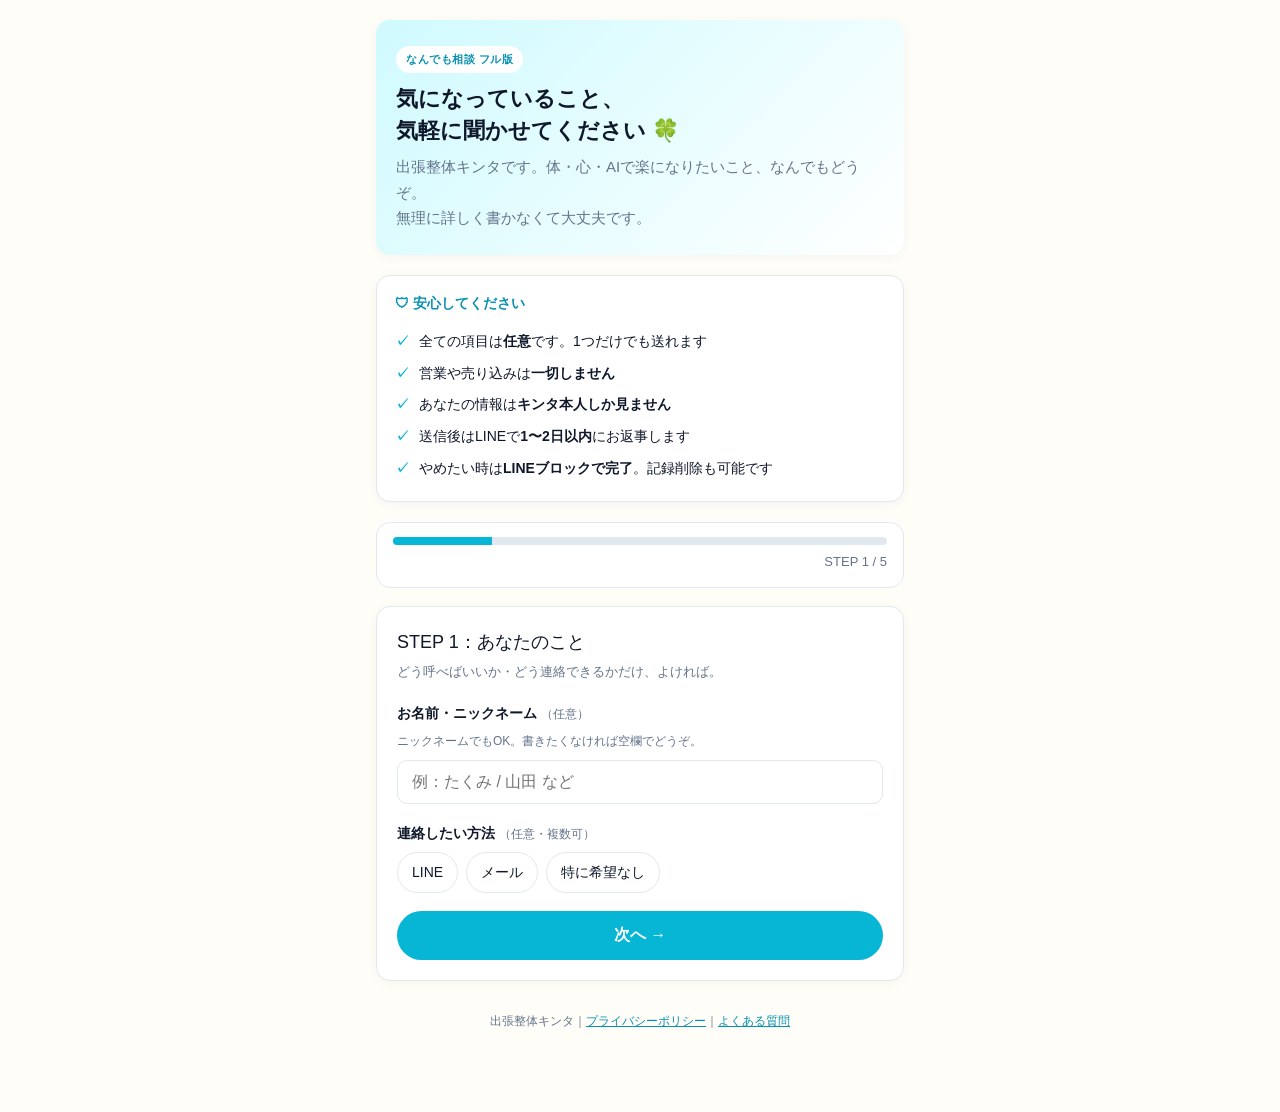
<file: index.html>
<!DOCTYPE html>
<html lang="ja">
<head>
<meta charset="UTF-8">
<meta name="viewport" content="width=device-width, initial-scale=1.0">
<meta name="robots" content="noindex,nofollow">
<meta http-equiv="refresh" content="0; url=./form_full.html">
<link rel="canonical" href="./form_full.html">
<title>出張整体キンタ 顧客受付フォーム</title>
<script>location.replace("./form_full.html");</script>
</head>
<body>
<p>フォームへ移動します。自動で切り替わらない場合は <a href="./form_full.html">こちらをタップ</a> してください。</p>
</body>
</html>
</file>
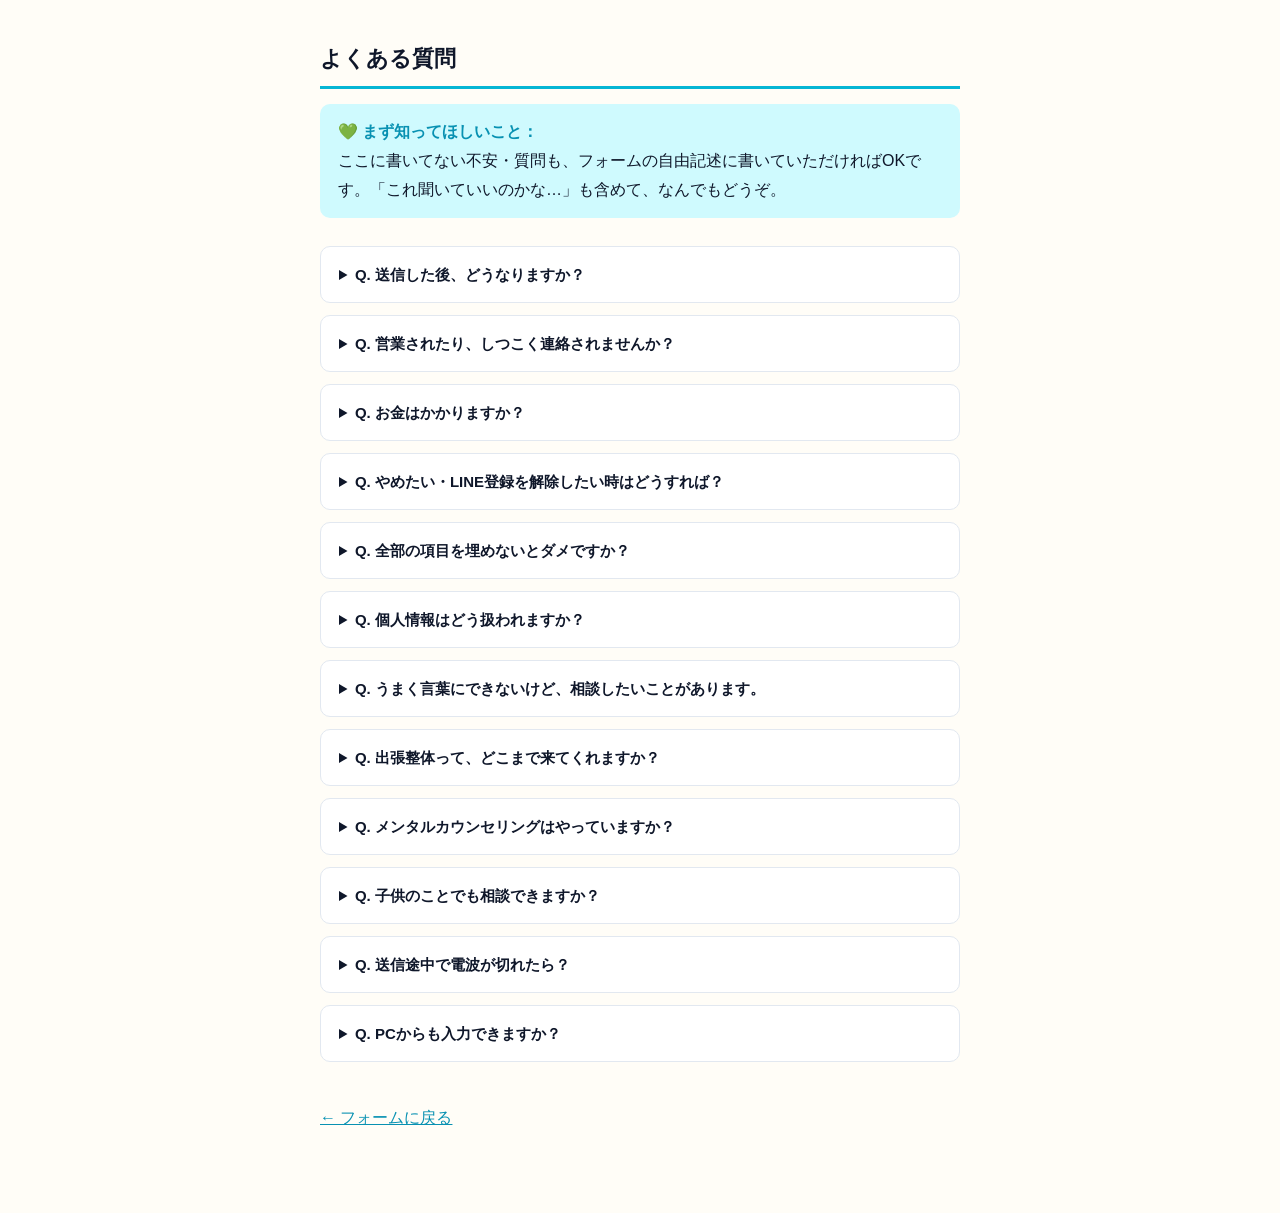
<file: faq.html>
<!DOCTYPE html>
<html lang="ja">
<head>
<meta charset="UTF-8">
<meta name="viewport" content="width=device-width, initial-scale=1.0">
<meta name="robots" content="noindex,nofollow">
<title>よくある質問｜出張整体キンタ</title>
<style>
  body { font-family: -apple-system, BlinkMacSystemFont, "Hiragino Sans", sans-serif; background: #fffdf7; color: #0f172a; line-height: 1.8; margin: 0; }
  .wrap { max-width: 640px; margin: 0 auto; padding: 24px 20px 80px; }
  h1 { font-size: 22px; border-bottom: 3px solid #06b6d4; padding-bottom: 8px; }
  details { background: #fff; border: 1px solid #e2e8f0; border-radius: 10px; padding: 14px 18px; margin-bottom: 12px; }
  details summary { font-weight: 600; cursor: pointer; font-size: 15px; }
  details[open] summary { color: #0891b2; }
  details p { font-size: 14px; color: #475569; margin: 10px 0 0; }
  .back { display: inline-block; color: #0891b2; margin-top: 30px; }
  .reassure { background: #cffafe; padding: 14px 18px; border-radius: 10px; margin: 14px 0 28px; }
  .reassure strong { color: #0891b2; }
</style>
</head>
<body>
<div class="wrap">

<h1>よくある質問</h1>

<div class="reassure">
💚 <strong>まず知ってほしいこと：</strong><br>
ここに書いてない不安・質問も、フォームの自由記述に書いていただければOKです。「これ聞いていいのかな…」も含めて、なんでもどうぞ。
</div>

<details>
<summary>Q. 送信した後、どうなりますか？</summary>
<p>キンタが内容を確認します。LINE登録いただいていれば、1〜2日以内にLINEで「内容拝見しました」のメッセージをお送りします。急ぐ必要は全くありません。</p>
</details>

<details>
<summary>Q. 営業されたり、しつこく連絡されませんか？</summary>
<p>営業・売り込みは<strong>一切しません</strong>。お返事は基本1回だけです。続きはあなたから声をかけていただいたら、その時にだけ対応します。「やり取りしたい時にできる」関係を目指しています。</p>
</details>

<details>
<summary>Q. お金はかかりますか？</summary>
<p>このフォーム・ご相談・LINE登録は<strong>完全無料</strong>です。料金が発生するのは、実際に施術をご依頼いただいた時のみ。料金は事前にお伝えします。</p>
</details>

<details>
<summary>Q. やめたい・LINE登録を解除したい時はどうすれば？</summary>
<p>LINEで<strong>ブロック</strong>していただければ完了です。理由を聞かれることもありません。「送信した記録も完全に削除してほしい」というご要望もLINEでお伝えいただければ3営業日以内に対応します。</p>
</details>

<details>
<summary>Q. 全部の項目を埋めないとダメですか？</summary>
<p>いいえ、<strong>全て任意</strong>です。「お名前だけ」「ひとことだけ」でも全然OK。1つも書かずに送信ボタンを押しても、登録は受け付けます。</p>
</details>

<details>
<summary>Q. 個人情報はどう扱われますか？</summary>
<p>キンタ本人のみが閲覧します。第三者への提供・公開はしません。詳細は<a href="privacy.html">プライバシーポリシー</a>をご覧ください。</p>
</details>

<details>
<summary>Q. うまく言葉にできないけど、相談したいことがあります。</summary>
<p>大丈夫です。「うまく言えないけど○○な感じ」「モヤモヤしてる」だけでも送ってください。整理を一緒にしていけたら嬉しいです。</p>
</details>

<details>
<summary>Q. 出張整体って、どこまで来てくれますか？</summary>
<p>沖縄県内が基本ですが、エリア外の方もご相談ください。エリア外でも、オンラインで相談だけお受けすることも可能です。</p>
</details>

<details>
<summary>Q. メンタルカウンセリングはやっていますか？</summary>
<p>現在準備中です。今は「身体のことを通して心も軽くなる」スタイルでご相談を受けています。「心のこと」も気軽にチェックして送信してください。</p>
</details>

<details>
<summary>Q. 子供のことでも相談できますか？</summary>
<p>はい。キンタは2児の父なので、お子さま関連のご相談も多いです。姿勢・体の発達・親子の関わりなど、なんでも。</p>
</details>

<details>
<summary>Q. 送信途中で電波が切れたら？</summary>
<p>入力途中の内容は<strong>自動保存</strong>されています。同じスマホ・PCで同じURLを再度開けば、続きから入力できます（最大7日間）。</p>
</details>

<details>
<summary>Q. PCからも入力できますか？</summary>
<p>はい、スマホ・タブレット・PCいずれも対応しています。</p>
</details>

<a href="form.html" class="back">← フォームに戻る</a>

</div>
</body>
</html>
</file>
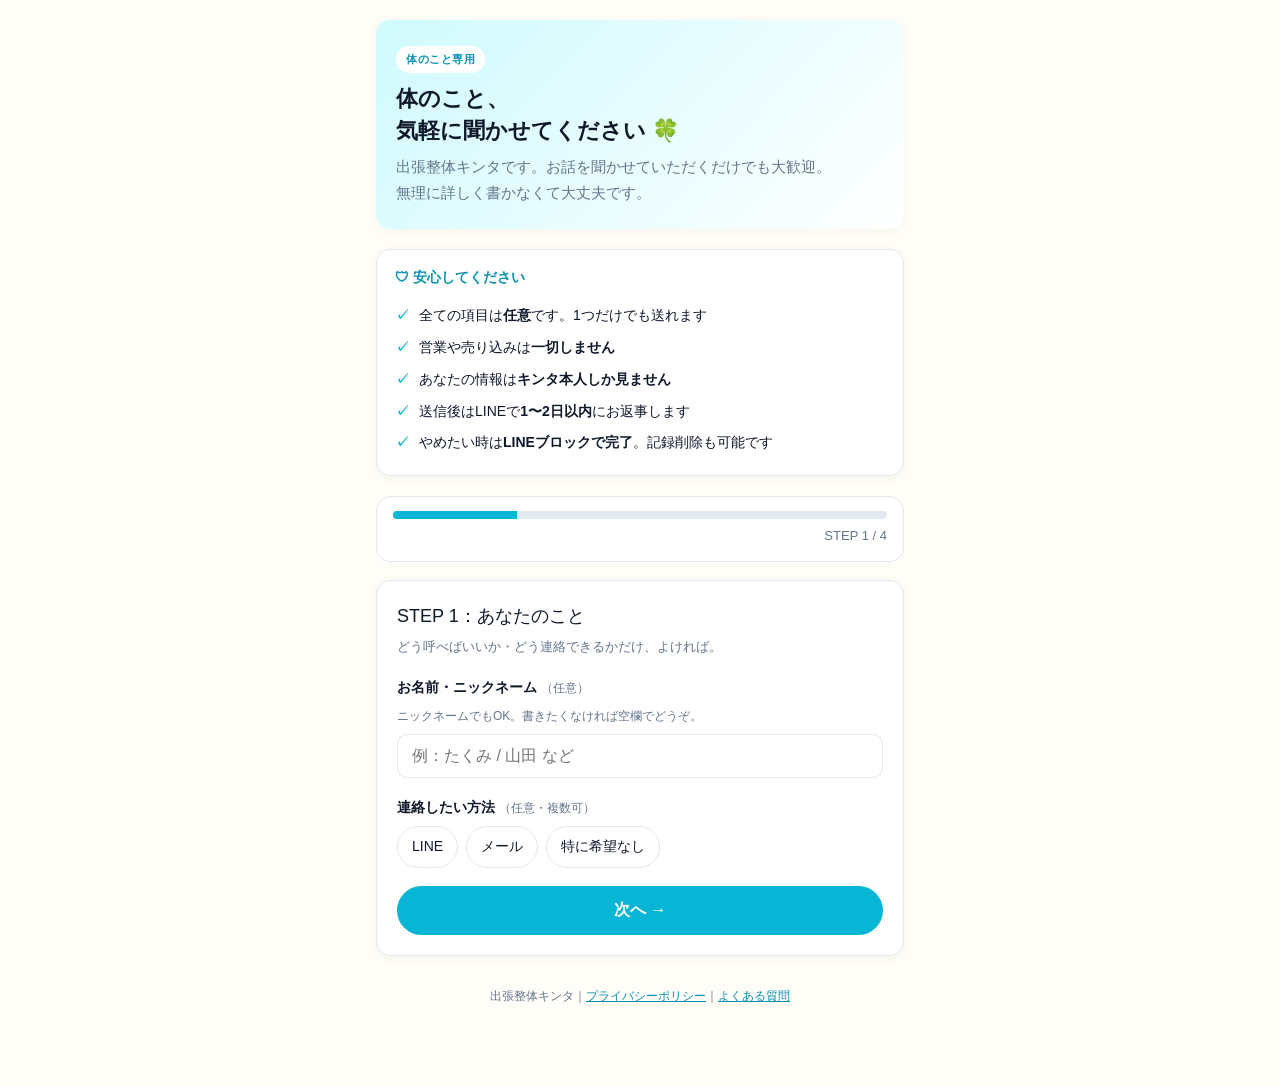
<file: form_body.html>
<!DOCTYPE html>
<html lang="ja">
<head>
<meta charset="UTF-8">
<meta name="viewport" content="width=device-width, initial-scale=1.0">
<meta name="description" content="出張整体キンタ｜体のことを気軽に教えてください">
<meta name="robots" content="noindex,nofollow">
<title>体のこと、気軽に聞かせてください｜出張整体キンタ</title>
<link rel="stylesheet" href="form_base.css">
</head>
<body>
<div class="wrap">

  <!-- ヒーロー -->
  <div class="hero">
    <span class="variant-badge">体のこと専用</span>
    <h1>体のこと、<br>気軽に聞かせてください 🍀</h1>
    <p class="lead">出張整体キンタです。お話を聞かせていただくだけでも大歓迎。<br>無理に詳しく書かなくて大丈夫です。</p>
  </div>

  <!-- 安心バー -->
  <div class="safety">
    <h2>🛡 安心してください</h2>
    <ul>
      <li>全ての項目は<strong>任意</strong>です。1つだけでも送れます</li>
      <li>営業や売り込みは<strong>一切しません</strong></li>
      <li>あなたの情報は<strong>キンタ本人しか見ません</strong></li>
      <li>送信後はLINEで<strong>1〜2日以内</strong>にお返事します</li>
      <li>やめたい時は<strong>LINEブロックで完了</strong>。記録削除も可能です</li>
    </ul>
  </div>

  <!-- 進捗 -->
  <div class="progress">
    <div class="progress-bar"><div id="progressBar"></div></div>
    <div class="progress-label" id="progressLabel">STEP 1 / 4</div>
  </div>

  <div class="autosave" id="autoSave" style="display:none;">📝 入力内容は自動保存されています</div>

  <form id="contactForm" autocomplete="off">

  <!-- ─────── STEP 1：あなたのこと ─────── -->
  <div class="step active" data-step="1">
    <p class="step-title">STEP 1：あなたのこと</p>
    <p class="step-sub">どう呼べばいいか・どう連絡できるかだけ、よければ。</p>

    <div class="field">
      <label class="field-label" for="name">お名前・ニックネーム<span class="field-optional">（任意）</span></label>
      <span class="field-hint">ニックネームでもOK。書きたくなければ空欄でどうぞ。</span>
      <input type="text" id="name" name="name" placeholder="例：たくみ / 山田 など">
    </div>

    <div class="field">
      <label class="field-label">連絡したい方法<span class="field-optional">（任意・複数可）</span></label>
      <div class="chips">
        <label class="chip"><input type="checkbox" name="contact" value="LINE">LINE</label>
        <label class="chip"><input type="checkbox" name="contact" value="メール">メール</label>
        <label class="chip"><input type="checkbox" name="contact" value="特に希望なし">特に希望なし</label>
      </div>
    </div>

    <div class="field" id="emailField" style="display:none;">
      <label class="field-label" for="email">メールアドレス<span class="field-optional">（任意）</span></label>
      <input type="email" id="email" name="email" placeholder="example@xxx.com">
    </div>

    <div class="btn-row">
      <button type="button" class="btn btn-primary" onclick="nextStep()">次へ →</button>
    </div>
  </div>

  <!-- ─────── STEP 2：体のこと（詳細） ─────── -->
  <div class="step" data-step="2">
    <p class="step-title">STEP 2：体のことを教えてください</p>
    <p class="step-sub">分かる範囲で、書ける所だけで大丈夫です。</p>

    <div class="field">
      <label class="field-label">気になっている部位<span class="field-optional">（任意・複数可）</span></label>
      <div class="chips">
        <label class="chip"><input type="checkbox" name="body_part" value="腰">腰</label>
        <label class="chip"><input type="checkbox" name="body_part" value="首・肩">首・肩</label>
        <label class="chip"><input type="checkbox" name="body_part" value="背中">背中</label>
        <label class="chip"><input type="checkbox" name="body_part" value="膝">膝</label>
        <label class="chip"><input type="checkbox" name="body_part" value="足">足</label>
        <label class="chip"><input type="checkbox" name="body_part" value="腕・手">腕・手</label>
        <label class="chip"><input type="checkbox" name="body_part" value="頭・顎">頭・顎</label>
        <label class="chip"><input type="checkbox" name="body_part" value="全身・姿勢">全身・姿勢</label>
        <label class="chip"><input type="checkbox" name="body_part" value="その他">その他</label>
      </div>
    </div>

    <div class="field">
      <label class="field-label" for="body_symptom">どんな状態？<span class="field-optional">（任意）</span></label>
      <span class="field-hint">例：朝起きると腰が重い／肩がパンパンに張る／立ち上がる時に膝が痛む 等</span>
      <textarea id="body_symptom" name="body_symptom" placeholder="気になっている症状を一言で"></textarea>
    </div>

    <div class="field">
      <label class="field-label" for="body_since">いつ頃から？<span class="field-optional">（任意）</span></label>
      <span class="field-hint">「2週間前から」「半年ぐらい」「子どもを抱っこしてから」など、ふんわりでOK。</span>
      <input type="text" id="body_since" name="body_since" placeholder="例：1ヶ月前ぐらいから">
    </div>

    <div class="field">
      <label class="field-label" for="body_trigger">どんな時に強くなる？<span class="field-optional">（任意）</span></label>
      <span class="field-hint">朝・夜・座っている時・運動後など。分からなければ空欄で。</span>
      <input type="text" id="body_trigger" name="body_trigger" placeholder="例：デスクワーク後">
    </div>

    <div class="btn-row">
      <button type="button" class="btn btn-ghost" onclick="prevStep()">← 戻る</button>
      <button type="button" class="btn btn-primary" onclick="nextStep()">次へ →</button>
    </div>
  </div>

  <!-- ─────── STEP 3：もしよければ ─────── -->
  <div class="step" data-step="3">
    <p class="step-title">STEP 3：もしよければ</p>
    <p class="step-sub">書かなくて全然OK。次のステップに進んじゃってください。</p>

    <div class="field">
      <label class="field-label" for="age">年代<span class="field-optional">（任意）</span></label>
      <select id="age" name="age">
        <option value="">選ばない</option>
        <option value="10代">10代</option>
        <option value="20代">20代</option>
        <option value="30代">30代</option>
        <option value="40代">40代</option>
        <option value="50代">50代</option>
        <option value="60代">60代</option>
        <option value="70代以上">70代以上</option>
      </select>
    </div>

    <div class="field">
      <label class="field-label">性別<span class="field-optional">（任意）</span></label>
      <div class="chips">
        <label class="chip"><input type="radio" name="gender" value="女性">女性</label>
        <label class="chip"><input type="radio" name="gender" value="男性">男性</label>
        <label class="chip"><input type="radio" name="gender" value="その他">その他</label>
        <label class="chip"><input type="radio" name="gender" value="答えたくない">答えたくない</label>
      </div>
    </div>

    <div class="field">
      <label class="field-label" for="area">お住まいエリア<span class="field-optional">（任意）</span></label>
      <span class="field-hint">市町村まで or 「沖縄本島南部」程度でOK。</span>
      <input type="text" id="area" name="area" placeholder="例：沖縄市・那覇市 など">
    </div>

    <div class="field">
      <label class="field-label" for="history">気をつけたほうがいい身体のこと<span class="field-optional">（任意）</span></label>
      <span class="field-hint">怪我・病気・通院中 など。書ける範囲で。</span>
      <textarea id="history" name="history" placeholder="例：3年前ヘルニア手術／高血圧で服薬中 など"></textarea>
    </div>

    <div class="btn-row">
      <button type="button" class="btn btn-ghost" onclick="prevStep()">← 戻る</button>
      <button type="button" class="btn btn-primary" onclick="nextStep()">次へ →</button>
    </div>
  </div>

  <!-- ─────── STEP 4：最後に ─────── -->
  <div class="step" data-step="4">
    <p class="step-title">STEP 4：最後に</p>
    <p class="step-sub">これだけでも全然OKです。</p>

    <div class="field">
      <label class="field-label" for="message">一言メッセージ・質問<span class="field-optional">（任意）</span></label>
      <span class="field-hint">「初めまして」だけでも、なんでも構いません。</span>
      <textarea id="message" name="message" rows="5" placeholder="例：以前ブログを読んで連絡してみました"></textarea>
    </div>

    <div class="field">
      <label class="field-label">キンタを知ったきっかけ<span class="field-optional">（任意）</span></label>
      <div class="chips">
        <label class="chip"><input type="checkbox" name="source" value="ブログ">ブログ</label>
        <label class="chip"><input type="checkbox" name="source" value="Instagram">Instagram</label>
        <label class="chip"><input type="checkbox" name="source" value="紹介">紹介</label>
        <label class="chip"><input type="checkbox" name="source" value="名刺">名刺</label>
        <label class="chip"><input type="checkbox" name="source" value="その他">その他</label>
      </div>
    </div>

    <div class="consent-box">
      <span class="consent-text">
        送信ボタンを押すと、<a href="privacy.html" target="_blank">プライバシーポリシー</a>に同意したものとみなされます。<br>
        いつでも削除依頼・登録解除が可能です。
      </span>
    </div>

    <div class="btn-row">
      <button type="button" class="btn btn-ghost" onclick="prevStep()">← 戻る</button>
      <button type="button" class="btn btn-submit" id="submitBtn" onclick="submitForm()">送信する 📨</button>
    </div>
  </div>

  </form>

  <!-- ─────── 完了画面 ─────── -->
  <div class="done" id="doneBox">
    <h2>✅ 送信ありがとうございました！</h2>
    <p>キンタが内容を確認します。<br>慌てず、ゆっくり次のステップを進めてください。</p>

    <div class="next">
      <h3>このあとの流れ</h3>
      <ol>
        <li>下のボタンからLINE登録（10秒）</li>
        <li>キンタからLINEで「内容拝見しました」のメッセージが届きます（1〜2日以内）</li>
        <li>そこから無理ないペースでやり取りしていきましょう</li>
      </ol>
    </div>

    <a id="lineCtaBtn" href="#" class="line-cta" target="_blank">
      LINEで友だち追加する →
    </a>

    <p style="font-size: 12px; color: var(--text-soft); margin-top: 24px;">
      ※ LINE登録後、いつでも「やめたい」と思ったらブロックで完了します。<br>
      ご相談・LINE登録は完全無料です。
    </p>
  </div>

  <!-- フッター -->
  <div class="foot">
    出張整体キンタ｜<a href="privacy.html">プライバシーポリシー</a>｜<a href="faq.html">よくある質問</a>
  </div>

</div>

<script src="form_base.js"></script>
<script>
  initForm({
    formType:   'body',
    formLabel:  '体のこと専用',
    totalSteps: 4,
    categoryStep: null,   // ②はカテゴリ選択なし
    detailStep:   null,
    gasUrl:     'https://script.google.com/macros/s/AKfycbyxuQHrkZPm5rBmp6g3RT2qgM2CdYt8LHyW8fzIWgR4Rz46my7bkmcpq4qLWBZUhPKhxQ/exec',
    lineUrl:    'https://lin.ee/wBWavze',
    storageKey: 'kinta_form_body_v1'
  });
</script>
</body>
</html>
</file>
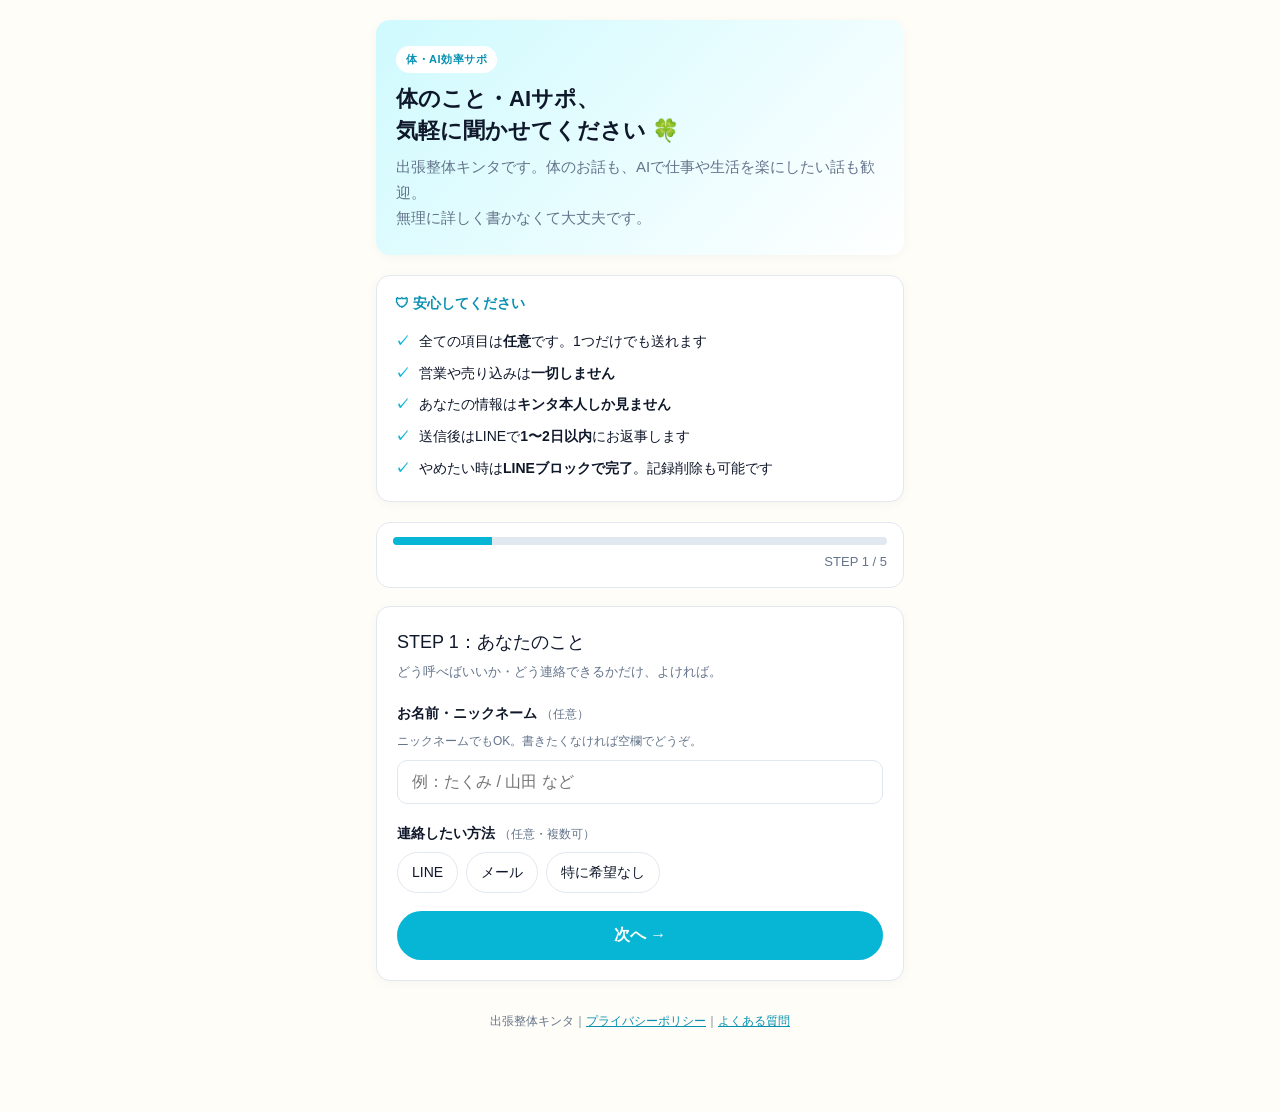
<file: form_body_ai.html>
<!DOCTYPE html>
<html lang="ja">
<head>
<meta charset="UTF-8">
<meta name="viewport" content="width=device-width, initial-scale=1.0">
<meta name="description" content="出張整体キンタ｜体のこと・AIで仕事や生活を楽にしたい方へ">
<meta name="robots" content="noindex,nofollow">
<title>体のこと・AI効率サポ、気軽に聞かせてください｜出張整体キンタ</title>
<link rel="stylesheet" href="form_base.css">
</head>
<body>
<div class="wrap">

  <div class="hero">
    <span class="variant-badge">体・AI効率サポ</span>
    <h1>体のこと・AIサポ、<br>気軽に聞かせてください 🍀</h1>
    <p class="lead">出張整体キンタです。体のお話も、AIで仕事や生活を楽にしたい話も歓迎。<br>無理に詳しく書かなくて大丈夫です。</p>
  </div>

  <div class="safety">
    <h2>🛡 安心してください</h2>
    <ul>
      <li>全ての項目は<strong>任意</strong>です。1つだけでも送れます</li>
      <li>営業や売り込みは<strong>一切しません</strong></li>
      <li>あなたの情報は<strong>キンタ本人しか見ません</strong></li>
      <li>送信後はLINEで<strong>1〜2日以内</strong>にお返事します</li>
      <li>やめたい時は<strong>LINEブロックで完了</strong>。記録削除も可能です</li>
    </ul>
  </div>

  <div class="progress">
    <div class="progress-bar"><div id="progressBar"></div></div>
    <div class="progress-label" id="progressLabel">STEP 1 / 5</div>
  </div>

  <div class="autosave" id="autoSave" style="display:none;">📝 入力内容は自動保存されています</div>

  <form id="contactForm" autocomplete="off">

  <!-- ─────── STEP 1：あなたのこと ─────── -->
  <div class="step active" data-step="1">
    <p class="step-title">STEP 1：あなたのこと</p>
    <p class="step-sub">どう呼べばいいか・どう連絡できるかだけ、よければ。</p>

    <div class="field">
      <label class="field-label" for="name">お名前・ニックネーム<span class="field-optional">（任意）</span></label>
      <span class="field-hint">ニックネームでもOK。書きたくなければ空欄でどうぞ。</span>
      <input type="text" id="name" name="name" placeholder="例：たくみ / 山田 など">
    </div>

    <div class="field">
      <label class="field-label">連絡したい方法<span class="field-optional">（任意・複数可）</span></label>
      <div class="chips">
        <label class="chip"><input type="checkbox" name="contact" value="LINE">LINE</label>
        <label class="chip"><input type="checkbox" name="contact" value="メール">メール</label>
        <label class="chip"><input type="checkbox" name="contact" value="特に希望なし">特に希望なし</label>
      </div>
    </div>

    <div class="field" id="emailField" style="display:none;">
      <label class="field-label" for="email">メールアドレス<span class="field-optional">（任意）</span></label>
      <input type="email" id="email" name="email" placeholder="example@xxx.com">
    </div>

    <div class="btn-row">
      <button type="button" class="btn btn-primary" onclick="nextStep()">次へ →</button>
    </div>
  </div>

  <!-- ─────── STEP 2：カテゴリ選択 ─────── -->
  <div class="step" data-step="2">
    <p class="step-title">STEP 2：気になっているのは？</p>
    <p class="step-sub">どちらか1つでも、両方でもOK。何もチェックしなくても次に進めます。</p>

    <div class="bigchips">
      <label class="bigchip">
        <input type="checkbox" name="category" value="body">
        <span class="bigchip-icon">🏃</span>
        <span class="bigchip-text">
          <span class="bigchip-title">体のこと</span>
          <span class="bigchip-sub">腰・肩・膝・姿勢など</span>
        </span>
      </label>
      <label class="bigchip">
        <input type="checkbox" name="category" value="ai">
        <span class="bigchip-icon">🤖</span>
        <span class="bigchip-text">
          <span class="bigchip-title">AI効率サポ（仕事や生活）</span>
          <span class="bigchip-sub">時短・自動化・暮らしの最適化</span>
        </span>
      </label>
    </div>

    <div class="btn-row">
      <button type="button" class="btn btn-ghost" onclick="prevStep()">← 戻る</button>
      <button type="button" class="btn btn-primary" onclick="nextStep()">次へ →</button>
    </div>
  </div>

  <!-- ─────── STEP 3：詳細（動的展開） ─────── -->
  <div class="step" data-step="3">
    <p class="step-title">STEP 3：もう少し教えてください</p>
    <p class="step-sub">分かる範囲で、書ける所だけで大丈夫です。</p>

    <!-- 体のこと カード -->
    <div class="cat-card" data-cat="body">
      <p class="cat-card-title">🏃 体のことについて</p>
      <div class="field">
        <label class="field-label">気になっている部位<span class="field-optional">（任意・複数可）</span></label>
        <div class="chips">
          <label class="chip"><input type="checkbox" name="body_part" value="腰">腰</label>
          <label class="chip"><input type="checkbox" name="body_part" value="首・肩">首・肩</label>
          <label class="chip"><input type="checkbox" name="body_part" value="背中">背中</label>
          <label class="chip"><input type="checkbox" name="body_part" value="膝">膝</label>
          <label class="chip"><input type="checkbox" name="body_part" value="足">足</label>
          <label class="chip"><input type="checkbox" name="body_part" value="腕・手">腕・手</label>
          <label class="chip"><input type="checkbox" name="body_part" value="頭・顎">頭・顎</label>
          <label class="chip"><input type="checkbox" name="body_part" value="全身・姿勢">全身・姿勢</label>
          <label class="chip"><input type="checkbox" name="body_part" value="その他">その他</label>
        </div>
      </div>
      <div class="field">
        <label class="field-label" for="body_symptom">どんな状態？<span class="field-optional">（任意）</span></label>
        <span class="field-hint">例：朝起きると腰が重い／肩がパンパンに張る 等</span>
        <textarea id="body_symptom" name="body_symptom" placeholder="気になっている症状を一言で"></textarea>
      </div>
      <div class="field">
        <label class="field-label" for="body_since">いつ頃から？<span class="field-optional">（任意）</span></label>
        <input type="text" id="body_since" name="body_since" placeholder="例：1ヶ月前ぐらいから">
      </div>
    </div>

    <!-- AI効率サポ カード -->
    <div class="cat-card" data-cat="ai">
      <p class="cat-card-title">🤖 AI効率サポについて</p>
      <div class="field">
        <label class="field-label">どの領域を楽にしたい？<span class="field-optional">（任意・複数可）</span></label>
        <div class="chips">
          <label class="chip"><input type="checkbox" name="ai_area" value="仕事">仕事</label>
          <label class="chip"><input type="checkbox" name="ai_area" value="家事">家事</label>
          <label class="chip"><input type="checkbox" name="ai_area" value="育児">育児</label>
          <label class="chip"><input type="checkbox" name="ai_area" value="学習">学習</label>
          <label class="chip"><input type="checkbox" name="ai_area" value="情報整理">情報整理</label>
          <label class="chip"><input type="checkbox" name="ai_area" value="発信・コンテンツ">発信・コンテンツ</label>
          <label class="chip"><input type="checkbox" name="ai_area" value="その他">その他</label>
        </div>
      </div>
      <div class="field">
        <label class="field-label">今のAI使用度<span class="field-optional">（任意）</span></label>
        <div class="chips">
          <label class="chip"><input type="radio" name="ai_level" value="ほぼ使ってない">ほぼ使ってない</label>
          <label class="chip"><input type="radio" name="ai_level" value="たまに使う">たまに使う</label>
          <label class="chip"><input type="radio" name="ai_level" value="よく使う">よく使う</label>
          <label class="chip"><input type="radio" name="ai_level" value="使いこなしてる">使いこなしてる</label>
        </div>
      </div>
      <div class="field">
        <label class="field-label" for="ai_question">困ってること・聞きたいこと<span class="field-optional">（任意）</span></label>
        <span class="field-hint">例：請求書づくりをラクにしたい／ChatGPTで何ができるか知りたい 等</span>
        <textarea id="ai_question" name="ai_question" placeholder="ふんわりでもOKです"></textarea>
      </div>
    </div>

    <div class="btn-row">
      <button type="button" class="btn btn-ghost" onclick="prevStep()">← 戻る</button>
      <button type="button" class="btn btn-primary" onclick="nextStep()">次へ →</button>
    </div>
  </div>

  <!-- ─────── STEP 4：もしよければ ─────── -->
  <div class="step" data-step="4">
    <p class="step-title">STEP 4：もしよければ</p>
    <p class="step-sub">書かなくて全然OK。次のステップに進んじゃってください。</p>

    <div class="field">
      <label class="field-label" for="age">年代<span class="field-optional">（任意）</span></label>
      <select id="age" name="age">
        <option value="">選ばない</option>
        <option value="10代">10代</option>
        <option value="20代">20代</option>
        <option value="30代">30代</option>
        <option value="40代">40代</option>
        <option value="50代">50代</option>
        <option value="60代">60代</option>
        <option value="70代以上">70代以上</option>
      </select>
    </div>

    <div class="field">
      <label class="field-label">性別<span class="field-optional">（任意）</span></label>
      <div class="chips">
        <label class="chip"><input type="radio" name="gender" value="女性">女性</label>
        <label class="chip"><input type="radio" name="gender" value="男性">男性</label>
        <label class="chip"><input type="radio" name="gender" value="その他">その他</label>
        <label class="chip"><input type="radio" name="gender" value="答えたくない">答えたくない</label>
      </div>
    </div>

    <div class="field">
      <label class="field-label" for="area">お住まいエリア<span class="field-optional">（任意）</span></label>
      <span class="field-hint">市町村まで or 「沖縄本島南部」程度でOK。</span>
      <input type="text" id="area" name="area" placeholder="例：沖縄市・那覇市 など">
    </div>

    <div class="field">
      <label class="field-label" for="history">気をつけたほうがいい身体のこと<span class="field-optional">（任意）</span></label>
      <span class="field-hint">怪我・病気・通院中 など。書ける範囲で。</span>
      <textarea id="history" name="history" placeholder="例：3年前ヘルニア手術／高血圧で服薬中 など"></textarea>
    </div>

    <div class="btn-row">
      <button type="button" class="btn btn-ghost" onclick="prevStep()">← 戻る</button>
      <button type="button" class="btn btn-primary" onclick="nextStep()">次へ →</button>
    </div>
  </div>

  <!-- ─────── STEP 5：最後に ─────── -->
  <div class="step" data-step="5">
    <p class="step-title">STEP 5：最後に</p>
    <p class="step-sub">これだけでも全然OKです。</p>

    <div class="field">
      <label class="field-label" for="message">一言メッセージ・質問<span class="field-optional">（任意）</span></label>
      <span class="field-hint">「初めまして」だけでも、なんでも構いません。</span>
      <textarea id="message" name="message" rows="5" placeholder="例：以前ブログを読んで連絡してみました"></textarea>
    </div>

    <div class="field">
      <label class="field-label">キンタを知ったきっかけ<span class="field-optional">（任意）</span></label>
      <div class="chips">
        <label class="chip"><input type="checkbox" name="source" value="ブログ">ブログ</label>
        <label class="chip"><input type="checkbox" name="source" value="Instagram">Instagram</label>
        <label class="chip"><input type="checkbox" name="source" value="紹介">紹介</label>
        <label class="chip"><input type="checkbox" name="source" value="名刺">名刺</label>
        <label class="chip"><input type="checkbox" name="source" value="その他">その他</label>
      </div>
    </div>

    <div class="consent-box">
      <span class="consent-text">
        送信ボタンを押すと、<a href="privacy.html" target="_blank">プライバシーポリシー</a>に同意したものとみなされます。<br>
        いつでも削除依頼・登録解除が可能です。
      </span>
    </div>

    <div class="btn-row">
      <button type="button" class="btn btn-ghost" onclick="prevStep()">← 戻る</button>
      <button type="button" class="btn btn-submit" id="submitBtn" onclick="submitForm()">送信する 📨</button>
    </div>
  </div>

  </form>

  <div class="done" id="doneBox">
    <h2>✅ 送信ありがとうございました！</h2>
    <p>キンタが内容を確認します。<br>慌てず、ゆっくり次のステップを進めてください。</p>
    <div class="next">
      <h3>このあとの流れ</h3>
      <ol>
        <li>下のボタンからLINE登録（10秒）</li>
        <li>キンタからLINEで「内容拝見しました」のメッセージが届きます（1〜2日以内）</li>
        <li>そこから無理ないペースでやり取りしていきましょう</li>
      </ol>
    </div>
    <a id="lineCtaBtn" href="#" class="line-cta" target="_blank">LINEで友だち追加する →</a>
    <p style="font-size: 12px; color: var(--text-soft); margin-top: 24px;">
      ※ LINE登録後、いつでも「やめたい」と思ったらブロックで完了します。<br>
      ご相談・LINE登録は完全無料です。
    </p>
  </div>

  <div class="foot">
    出張整体キンタ｜<a href="privacy.html">プライバシーポリシー</a>｜<a href="faq.html">よくある質問</a>
  </div>

</div>

<script src="form_base.js"></script>
<script>
  initForm({
    formType:   'body_ai',
    formLabel:  '体・AI効率サポ',
    totalSteps: 5,
    categoryStep: 2,
    detailStep:   3,
    gasUrl:     'https://script.google.com/macros/s/AKfycbyxuQHrkZPm5rBmp6g3RT2qgM2CdYt8LHyW8fzIWgR4Rz46my7bkmcpq4qLWBZUhPKhxQ/exec',
    lineUrl:    'https://lin.ee/wBWavze',
    storageKey: 'kinta_form_ba_v1'
  });
</script>
</body>
</html>
</file>
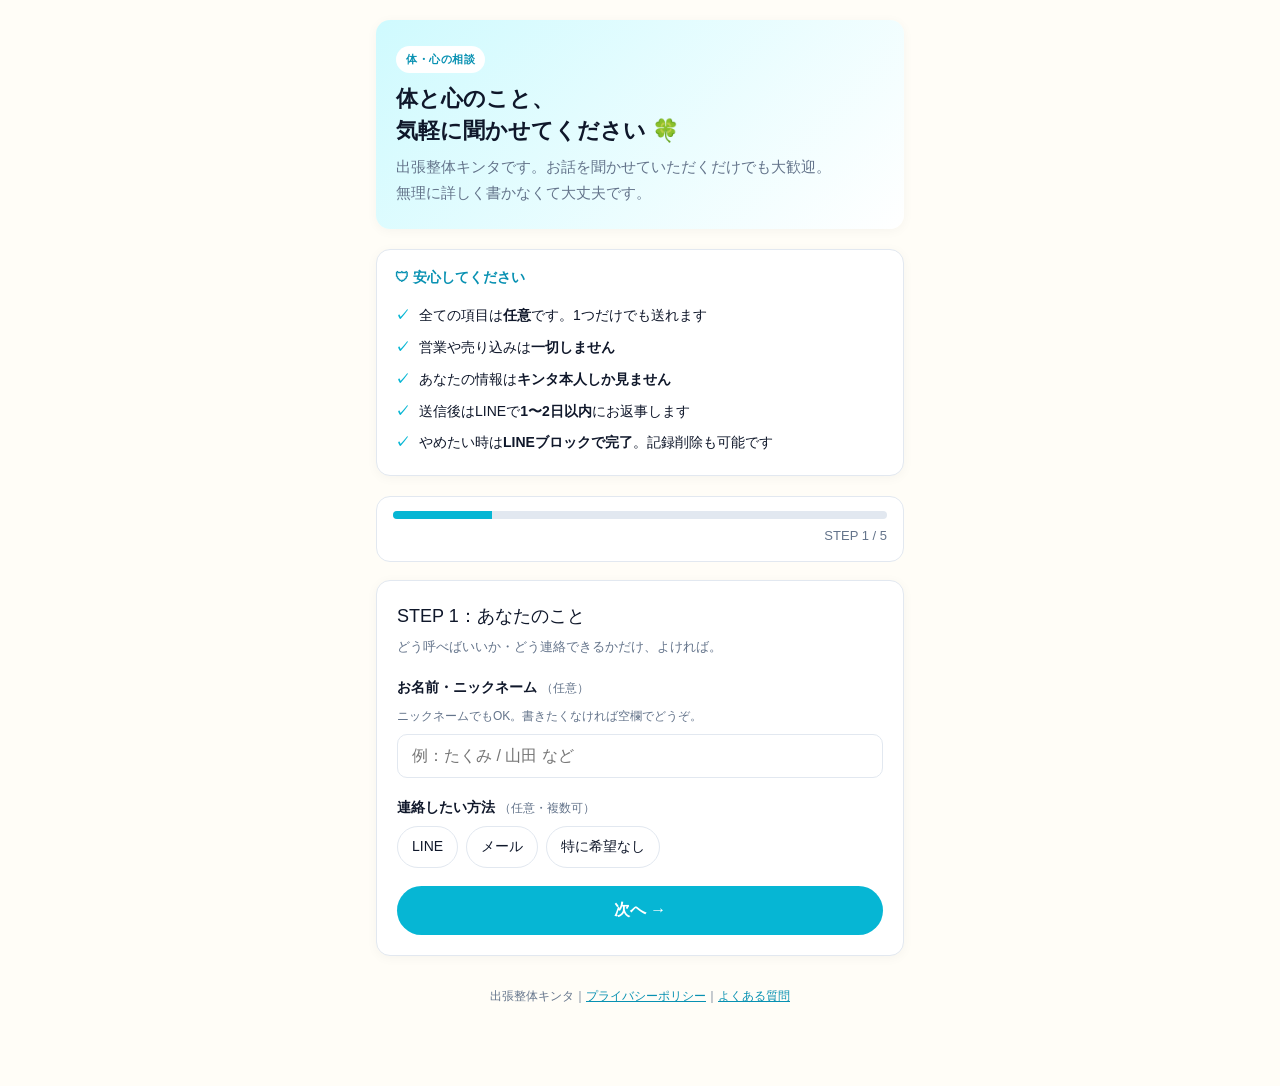
<file: form_body_mind.html>
<!DOCTYPE html>
<html lang="ja">
<head>
<meta charset="UTF-8">
<meta name="viewport" content="width=device-width, initial-scale=1.0">
<meta name="description" content="出張整体キンタ｜体と心のことを気軽に教えてください">
<meta name="robots" content="noindex,nofollow">
<title>体と心のこと、気軽に聞かせてください｜出張整体キンタ</title>
<link rel="stylesheet" href="form_base.css">
</head>
<body>
<div class="wrap">

  <div class="hero">
    <span class="variant-badge">体・心の相談</span>
    <h1>体と心のこと、<br>気軽に聞かせてください 🍀</h1>
    <p class="lead">出張整体キンタです。お話を聞かせていただくだけでも大歓迎。<br>無理に詳しく書かなくて大丈夫です。</p>
  </div>

  <div class="safety">
    <h2>🛡 安心してください</h2>
    <ul>
      <li>全ての項目は<strong>任意</strong>です。1つだけでも送れます</li>
      <li>営業や売り込みは<strong>一切しません</strong></li>
      <li>あなたの情報は<strong>キンタ本人しか見ません</strong></li>
      <li>送信後はLINEで<strong>1〜2日以内</strong>にお返事します</li>
      <li>やめたい時は<strong>LINEブロックで完了</strong>。記録削除も可能です</li>
    </ul>
  </div>

  <div class="progress">
    <div class="progress-bar"><div id="progressBar"></div></div>
    <div class="progress-label" id="progressLabel">STEP 1 / 5</div>
  </div>

  <div class="autosave" id="autoSave" style="display:none;">📝 入力内容は自動保存されています</div>

  <form id="contactForm" autocomplete="off">

  <!-- ─────── STEP 1：あなたのこと ─────── -->
  <div class="step active" data-step="1">
    <p class="step-title">STEP 1：あなたのこと</p>
    <p class="step-sub">どう呼べばいいか・どう連絡できるかだけ、よければ。</p>

    <div class="field">
      <label class="field-label" for="name">お名前・ニックネーム<span class="field-optional">（任意）</span></label>
      <span class="field-hint">ニックネームでもOK。書きたくなければ空欄でどうぞ。</span>
      <input type="text" id="name" name="name" placeholder="例：たくみ / 山田 など">
    </div>

    <div class="field">
      <label class="field-label">連絡したい方法<span class="field-optional">（任意・複数可）</span></label>
      <div class="chips">
        <label class="chip"><input type="checkbox" name="contact" value="LINE">LINE</label>
        <label class="chip"><input type="checkbox" name="contact" value="メール">メール</label>
        <label class="chip"><input type="checkbox" name="contact" value="特に希望なし">特に希望なし</label>
      </div>
    </div>

    <div class="field" id="emailField" style="display:none;">
      <label class="field-label" for="email">メールアドレス<span class="field-optional">（任意）</span></label>
      <input type="email" id="email" name="email" placeholder="example@xxx.com">
    </div>

    <div class="btn-row">
      <button type="button" class="btn btn-primary" onclick="nextStep()">次へ →</button>
    </div>
  </div>

  <!-- ─────── STEP 2：カテゴリ選択 ─────── -->
  <div class="step" data-step="2">
    <p class="step-title">STEP 2：気になっているのは？</p>
    <p class="step-sub">どちらか1つでも、両方でもOK。何もチェックしなくても次に進めます。</p>

    <div class="bigchips">
      <label class="bigchip">
        <input type="checkbox" name="category" value="body">
        <span class="bigchip-icon">🏃</span>
        <span class="bigchip-text">
          <span class="bigchip-title">体のこと</span>
          <span class="bigchip-sub">腰・肩・膝・姿勢など</span>
        </span>
      </label>
      <label class="bigchip">
        <input type="checkbox" name="category" value="mind">
        <span class="bigchip-icon">🌙</span>
        <span class="bigchip-text">
          <span class="bigchip-title">心のこと</span>
          <span class="bigchip-sub">モヤモヤ・気分・睡眠など</span>
        </span>
      </label>
    </div>

    <div class="btn-row">
      <button type="button" class="btn btn-ghost" onclick="prevStep()">← 戻る</button>
      <button type="button" class="btn btn-primary" onclick="nextStep()">次へ →</button>
    </div>
  </div>

  <!-- ─────── STEP 3：詳細（動的展開） ─────── -->
  <div class="step" data-step="3">
    <p class="step-title">STEP 3：もう少し教えてください</p>
    <p class="step-sub">分かる範囲で、書ける所だけで大丈夫です。</p>

    <!-- 体のこと カード -->
    <div class="cat-card" data-cat="body">
      <p class="cat-card-title">🏃 体のことについて</p>
      <div class="field">
        <label class="field-label">気になっている部位<span class="field-optional">（任意・複数可）</span></label>
        <div class="chips">
          <label class="chip"><input type="checkbox" name="body_part" value="腰">腰</label>
          <label class="chip"><input type="checkbox" name="body_part" value="首・肩">首・肩</label>
          <label class="chip"><input type="checkbox" name="body_part" value="背中">背中</label>
          <label class="chip"><input type="checkbox" name="body_part" value="膝">膝</label>
          <label class="chip"><input type="checkbox" name="body_part" value="足">足</label>
          <label class="chip"><input type="checkbox" name="body_part" value="腕・手">腕・手</label>
          <label class="chip"><input type="checkbox" name="body_part" value="頭・顎">頭・顎</label>
          <label class="chip"><input type="checkbox" name="body_part" value="全身・姿勢">全身・姿勢</label>
          <label class="chip"><input type="checkbox" name="body_part" value="その他">その他</label>
        </div>
      </div>
      <div class="field">
        <label class="field-label" for="body_symptom">どんな状態？<span class="field-optional">（任意）</span></label>
        <span class="field-hint">例：朝起きると腰が重い／肩がパンパンに張る 等</span>
        <textarea id="body_symptom" name="body_symptom" placeholder="気になっている症状を一言で"></textarea>
      </div>
      <div class="field">
        <label class="field-label" for="body_since">いつ頃から？<span class="field-optional">（任意）</span></label>
        <input type="text" id="body_since" name="body_since" placeholder="例：1ヶ月前ぐらいから">
      </div>
    </div>

    <!-- 心のこと カード -->
    <div class="cat-card" data-cat="mind">
      <p class="cat-card-title">🌙 心のことについて</p>
      <div class="field">
        <label class="field-label">どんな状態？<span class="field-optional">（任意・複数可）</span></label>
        <div class="chips">
          <label class="chip"><input type="checkbox" name="mind_state" value="気分の落ち込み">気分の落ち込み</label>
          <label class="chip"><input type="checkbox" name="mind_state" value="不安・心配">不安・心配</label>
          <label class="chip"><input type="checkbox" name="mind_state" value="疲れ感">疲れ感</label>
          <label class="chip"><input type="checkbox" name="mind_state" value="やる気が出ない">やる気が出ない</label>
          <label class="chip"><input type="checkbox" name="mind_state" value="眠りが浅い">眠りが浅い</label>
          <label class="chip"><input type="checkbox" name="mind_state" value="イライラ">イライラ</label>
          <label class="chip"><input type="checkbox" name="mind_state" value="うまく言えない">うまく言えない</label>
          <label class="chip"><input type="checkbox" name="mind_state" value="その他">その他</label>
        </div>
      </div>
      <div class="field">
        <label class="field-label" for="mind_detail">よかったらもう少し<span class="field-optional">（任意）</span></label>
        <span class="field-hint">うまく言葉にできなくても構いません。書ける範囲で。</span>
        <textarea id="mind_detail" name="mind_detail" placeholder="例：最近モヤモヤしてる"></textarea>
      </div>
      <div class="field">
        <label class="field-label" for="mind_since">いつ頃から？<span class="field-optional">（任意）</span></label>
        <input type="text" id="mind_since" name="mind_since" placeholder="例：2週間ぐらい前から">
      </div>
    </div>

    <div class="btn-row">
      <button type="button" class="btn btn-ghost" onclick="prevStep()">← 戻る</button>
      <button type="button" class="btn btn-primary" onclick="nextStep()">次へ →</button>
    </div>
  </div>

  <!-- ─────── STEP 4：もしよければ ─────── -->
  <div class="step" data-step="4">
    <p class="step-title">STEP 4：もしよければ</p>
    <p class="step-sub">書かなくて全然OK。次のステップに進んじゃってください。</p>

    <div class="field">
      <label class="field-label" for="age">年代<span class="field-optional">（任意）</span></label>
      <select id="age" name="age">
        <option value="">選ばない</option>
        <option value="10代">10代</option>
        <option value="20代">20代</option>
        <option value="30代">30代</option>
        <option value="40代">40代</option>
        <option value="50代">50代</option>
        <option value="60代">60代</option>
        <option value="70代以上">70代以上</option>
      </select>
    </div>

    <div class="field">
      <label class="field-label">性別<span class="field-optional">（任意）</span></label>
      <div class="chips">
        <label class="chip"><input type="radio" name="gender" value="女性">女性</label>
        <label class="chip"><input type="radio" name="gender" value="男性">男性</label>
        <label class="chip"><input type="radio" name="gender" value="その他">その他</label>
        <label class="chip"><input type="radio" name="gender" value="答えたくない">答えたくない</label>
      </div>
    </div>

    <div class="field">
      <label class="field-label" for="area">お住まいエリア<span class="field-optional">（任意）</span></label>
      <span class="field-hint">市町村まで or 「沖縄本島南部」程度でOK。</span>
      <input type="text" id="area" name="area" placeholder="例：沖縄市・那覇市 など">
    </div>

    <div class="field">
      <label class="field-label" for="history">気をつけたほうがいいこと<span class="field-optional">（任意）</span></label>
      <span class="field-hint">怪我・病気・通院中 など。書ける範囲で。</span>
      <textarea id="history" name="history" placeholder="例：3年前ヘルニア手術／通院中 など"></textarea>
    </div>

    <div class="btn-row">
      <button type="button" class="btn btn-ghost" onclick="prevStep()">← 戻る</button>
      <button type="button" class="btn btn-primary" onclick="nextStep()">次へ →</button>
    </div>
  </div>

  <!-- ─────── STEP 5：最後に ─────── -->
  <div class="step" data-step="5">
    <p class="step-title">STEP 5：最後に</p>
    <p class="step-sub">これだけでも全然OKです。</p>

    <div class="field">
      <label class="field-label" for="message">一言メッセージ・質問<span class="field-optional">（任意）</span></label>
      <span class="field-hint">「初めまして」だけでも、なんでも構いません。</span>
      <textarea id="message" name="message" rows="5" placeholder="例：以前ブログを読んで連絡してみました"></textarea>
    </div>

    <div class="field">
      <label class="field-label">キンタを知ったきっかけ<span class="field-optional">（任意）</span></label>
      <div class="chips">
        <label class="chip"><input type="checkbox" name="source" value="ブログ">ブログ</label>
        <label class="chip"><input type="checkbox" name="source" value="Instagram">Instagram</label>
        <label class="chip"><input type="checkbox" name="source" value="紹介">紹介</label>
        <label class="chip"><input type="checkbox" name="source" value="名刺">名刺</label>
        <label class="chip"><input type="checkbox" name="source" value="その他">その他</label>
      </div>
    </div>

    <div class="consent-box">
      <span class="consent-text">
        送信ボタンを押すと、<a href="privacy.html" target="_blank">プライバシーポリシー</a>に同意したものとみなされます。<br>
        いつでも削除依頼・登録解除が可能です。
      </span>
    </div>

    <div class="btn-row">
      <button type="button" class="btn btn-ghost" onclick="prevStep()">← 戻る</button>
      <button type="button" class="btn btn-submit" id="submitBtn" onclick="submitForm()">送信する 📨</button>
    </div>
  </div>

  </form>

  <div class="done" id="doneBox">
    <h2>✅ 送信ありがとうございました！</h2>
    <p>キンタが内容を確認します。<br>慌てず、ゆっくり次のステップを進めてください。</p>
    <div class="next">
      <h3>このあとの流れ</h3>
      <ol>
        <li>下のボタンからLINE登録（10秒）</li>
        <li>キンタからLINEで「内容拝見しました」のメッセージが届きます（1〜2日以内）</li>
        <li>そこから無理ないペースでやり取りしていきましょう</li>
      </ol>
    </div>
    <a id="lineCtaBtn" href="#" class="line-cta" target="_blank">LINEで友だち追加する →</a>
    <p style="font-size: 12px; color: var(--text-soft); margin-top: 24px;">
      ※ LINE登録後、いつでも「やめたい」と思ったらブロックで完了します。<br>
      ご相談・LINE登録は完全無料です。
    </p>
  </div>

  <div class="foot">
    出張整体キンタ｜<a href="privacy.html">プライバシーポリシー</a>｜<a href="faq.html">よくある質問</a>
  </div>

</div>

<script src="form_base.js"></script>
<script>
  initForm({
    formType:   'body_mind',
    formLabel:  '体・心の相談',
    totalSteps: 5,
    categoryStep: 2,
    detailStep:   3,
    gasUrl:     'https://script.google.com/macros/s/AKfycbyxuQHrkZPm5rBmp6g3RT2qgM2CdYt8LHyW8fzIWgR4Rz46my7bkmcpq4qLWBZUhPKhxQ/exec',
    lineUrl:    'https://lin.ee/wBWavze',
    storageKey: 'kinta_form_bm_v1'
  });
</script>
</body>
</html>
</file>
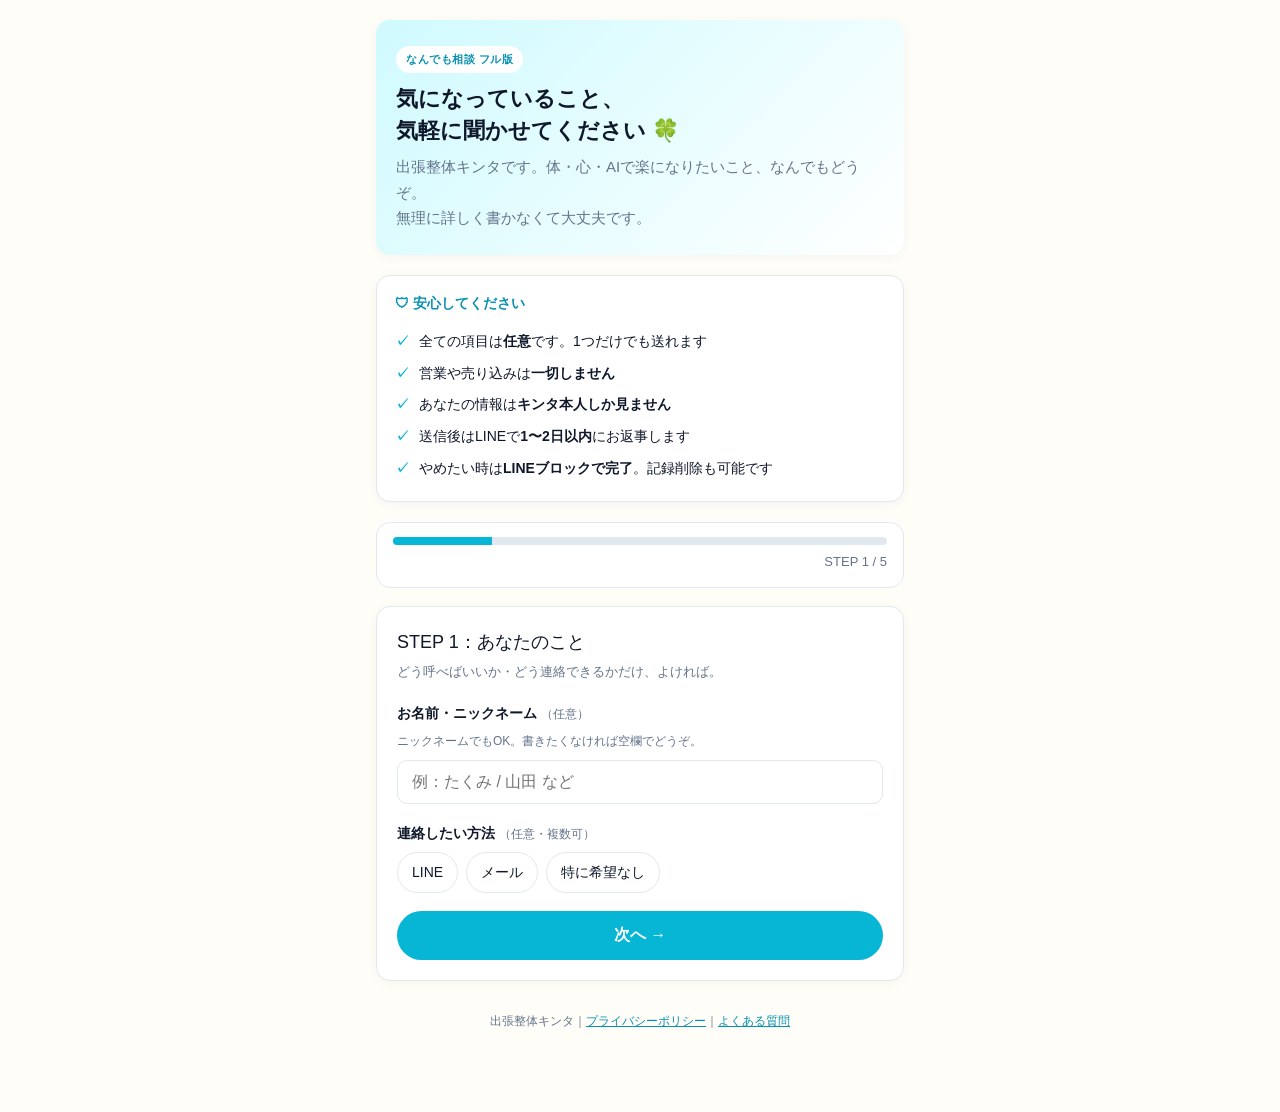
<file: form_full.html>
<!DOCTYPE html>
<html lang="ja">
<head>
<meta charset="UTF-8">
<meta name="viewport" content="width=device-width, initial-scale=1.0">
<meta name="description" content="出張整体キンタ｜体・心・AI効率サポ、なんでも気軽に">
<meta name="robots" content="noindex,nofollow">
<title>体・心・AI効率サポ、気軽に聞かせてください｜出張整体キンタ</title>
<link rel="stylesheet" href="form_base.css">
</head>
<body>
<div class="wrap">

  <div class="hero">
    <span class="variant-badge">なんでも相談 フル版</span>
    <h1>気になっていること、<br>気軽に聞かせてください 🍀</h1>
    <p class="lead">出張整体キンタです。体・心・AIで楽になりたいこと、なんでもどうぞ。<br>無理に詳しく書かなくて大丈夫です。</p>
  </div>

  <div class="safety">
    <h2>🛡 安心してください</h2>
    <ul>
      <li>全ての項目は<strong>任意</strong>です。1つだけでも送れます</li>
      <li>営業や売り込みは<strong>一切しません</strong></li>
      <li>あなたの情報は<strong>キンタ本人しか見ません</strong></li>
      <li>送信後はLINEで<strong>1〜2日以内</strong>にお返事します</li>
      <li>やめたい時は<strong>LINEブロックで完了</strong>。記録削除も可能です</li>
    </ul>
  </div>

  <div class="progress">
    <div class="progress-bar"><div id="progressBar"></div></div>
    <div class="progress-label" id="progressLabel">STEP 1 / 5</div>
  </div>

  <div class="autosave" id="autoSave" style="display:none;">📝 入力内容は自動保存されています</div>

  <form id="contactForm" autocomplete="off">

  <!-- ─────── STEP 1：あなたのこと ─────── -->
  <div class="step active" data-step="1">
    <p class="step-title">STEP 1：あなたのこと</p>
    <p class="step-sub">どう呼べばいいか・どう連絡できるかだけ、よければ。</p>

    <div class="field">
      <label class="field-label" for="name">お名前・ニックネーム<span class="field-optional">（任意）</span></label>
      <span class="field-hint">ニックネームでもOK。書きたくなければ空欄でどうぞ。</span>
      <input type="text" id="name" name="name" placeholder="例：たくみ / 山田 など">
    </div>

    <div class="field">
      <label class="field-label">連絡したい方法<span class="field-optional">（任意・複数可）</span></label>
      <div class="chips">
        <label class="chip"><input type="checkbox" name="contact" value="LINE">LINE</label>
        <label class="chip"><input type="checkbox" name="contact" value="メール">メール</label>
        <label class="chip"><input type="checkbox" name="contact" value="特に希望なし">特に希望なし</label>
      </div>
    </div>

    <div class="field" id="emailField" style="display:none;">
      <label class="field-label" for="email">メールアドレス<span class="field-optional">（任意）</span></label>
      <input type="email" id="email" name="email" placeholder="example@xxx.com">
    </div>

    <div class="btn-row">
      <button type="button" class="btn btn-primary" onclick="nextStep()">次へ →</button>
    </div>
  </div>

  <!-- ─────── STEP 2：カテゴリ選択（3つ） ─────── -->
  <div class="step" data-step="2">
    <p class="step-title">STEP 2：気になっているのは？</p>
    <p class="step-sub">1つでも、複数でも、何もチェックしなくてもOK。</p>

    <div class="bigchips">
      <label class="bigchip">
        <input type="checkbox" name="category" value="body">
        <span class="bigchip-icon">🏃</span>
        <span class="bigchip-text">
          <span class="bigchip-title">体のこと</span>
          <span class="bigchip-sub">腰・肩・膝・姿勢など</span>
        </span>
      </label>
      <label class="bigchip">
        <input type="checkbox" name="category" value="mind">
        <span class="bigchip-icon">🌙</span>
        <span class="bigchip-text">
          <span class="bigchip-title">心のこと</span>
          <span class="bigchip-sub">モヤモヤ・気分・睡眠など</span>
        </span>
      </label>
      <label class="bigchip">
        <input type="checkbox" name="category" value="ai">
        <span class="bigchip-icon">🤖</span>
        <span class="bigchip-text">
          <span class="bigchip-title">AI効率サポ（仕事や生活）</span>
          <span class="bigchip-sub">時短・自動化・暮らしの最適化</span>
        </span>
      </label>
    </div>

    <div class="btn-row">
      <button type="button" class="btn btn-ghost" onclick="prevStep()">← 戻る</button>
      <button type="button" class="btn btn-primary" onclick="nextStep()">次へ →</button>
    </div>
  </div>

  <!-- ─────── STEP 3：詳細（動的展開） ─────── -->
  <div class="step" data-step="3">
    <p class="step-title">STEP 3：もう少し教えてください</p>
    <p class="step-sub">分かる範囲で、書ける所だけで大丈夫です。</p>

    <!-- 体のこと カード -->
    <div class="cat-card" data-cat="body">
      <p class="cat-card-title">🏃 体のことについて</p>
      <div class="field">
        <label class="field-label">気になっている部位<span class="field-optional">（任意・複数可）</span></label>
        <div class="chips">
          <label class="chip"><input type="checkbox" name="body_part" value="腰">腰</label>
          <label class="chip"><input type="checkbox" name="body_part" value="首・肩">首・肩</label>
          <label class="chip"><input type="checkbox" name="body_part" value="背中">背中</label>
          <label class="chip"><input type="checkbox" name="body_part" value="膝">膝</label>
          <label class="chip"><input type="checkbox" name="body_part" value="足">足</label>
          <label class="chip"><input type="checkbox" name="body_part" value="腕・手">腕・手</label>
          <label class="chip"><input type="checkbox" name="body_part" value="頭・顎">頭・顎</label>
          <label class="chip"><input type="checkbox" name="body_part" value="全身・姿勢">全身・姿勢</label>
          <label class="chip"><input type="checkbox" name="body_part" value="その他">その他</label>
        </div>
      </div>
      <div class="field">
        <label class="field-label" for="body_symptom">どんな状態？<span class="field-optional">（任意）</span></label>
        <span class="field-hint">例：朝起きると腰が重い／肩がパンパンに張る 等</span>
        <textarea id="body_symptom" name="body_symptom" placeholder="気になっている症状を一言で"></textarea>
      </div>
      <div class="field">
        <label class="field-label" for="body_since">いつ頃から？<span class="field-optional">（任意）</span></label>
        <input type="text" id="body_since" name="body_since" placeholder="例：1ヶ月前ぐらいから">
      </div>
    </div>

    <!-- 心のこと カード -->
    <div class="cat-card" data-cat="mind">
      <p class="cat-card-title">🌙 心のことについて</p>
      <div class="field">
        <label class="field-label">どんな状態？<span class="field-optional">（任意・複数可）</span></label>
        <div class="chips">
          <label class="chip"><input type="checkbox" name="mind_state" value="気分の落ち込み">気分の落ち込み</label>
          <label class="chip"><input type="checkbox" name="mind_state" value="不安・心配">不安・心配</label>
          <label class="chip"><input type="checkbox" name="mind_state" value="疲れ感">疲れ感</label>
          <label class="chip"><input type="checkbox" name="mind_state" value="やる気が出ない">やる気が出ない</label>
          <label class="chip"><input type="checkbox" name="mind_state" value="眠りが浅い">眠りが浅い</label>
          <label class="chip"><input type="checkbox" name="mind_state" value="イライラ">イライラ</label>
          <label class="chip"><input type="checkbox" name="mind_state" value="うまく言えない">うまく言えない</label>
          <label class="chip"><input type="checkbox" name="mind_state" value="その他">その他</label>
        </div>
      </div>
      <div class="field">
        <label class="field-label" for="mind_detail">よかったらもう少し<span class="field-optional">（任意）</span></label>
        <span class="field-hint">うまく言葉にできなくても構いません。書ける範囲で。</span>
        <textarea id="mind_detail" name="mind_detail" placeholder="例：最近モヤモヤしてる"></textarea>
      </div>
      <div class="field">
        <label class="field-label" for="mind_since">いつ頃から？<span class="field-optional">（任意）</span></label>
        <input type="text" id="mind_since" name="mind_since" placeholder="例:2週間ぐらい前から">
      </div>
    </div>

    <!-- AI効率サポ カード -->
    <div class="cat-card" data-cat="ai">
      <p class="cat-card-title">🤖 AI効率サポについて</p>
      <div class="field">
        <label class="field-label">どの領域を楽にしたい？<span class="field-optional">（任意・複数可）</span></label>
        <div class="chips">
          <label class="chip"><input type="checkbox" name="ai_area" value="仕事">仕事</label>
          <label class="chip"><input type="checkbox" name="ai_area" value="家事">家事</label>
          <label class="chip"><input type="checkbox" name="ai_area" value="育児">育児</label>
          <label class="chip"><input type="checkbox" name="ai_area" value="学習">学習</label>
          <label class="chip"><input type="checkbox" name="ai_area" value="情報整理">情報整理</label>
          <label class="chip"><input type="checkbox" name="ai_area" value="発信・コンテンツ">発信・コンテンツ</label>
          <label class="chip"><input type="checkbox" name="ai_area" value="その他">その他</label>
        </div>
      </div>
      <div class="field">
        <label class="field-label">今のAI使用度<span class="field-optional">（任意）</span></label>
        <div class="chips">
          <label class="chip"><input type="radio" name="ai_level" value="ほぼ使ってない">ほぼ使ってない</label>
          <label class="chip"><input type="radio" name="ai_level" value="たまに使う">たまに使う</label>
          <label class="chip"><input type="radio" name="ai_level" value="よく使う">よく使う</label>
          <label class="chip"><input type="radio" name="ai_level" value="使いこなしてる">使いこなしてる</label>
        </div>
      </div>
      <div class="field">
        <label class="field-label" for="ai_question">困ってること・聞きたいこと<span class="field-optional">（任意）</span></label>
        <span class="field-hint">例：請求書づくりをラクにしたい／ChatGPTで何ができるか知りたい 等</span>
        <textarea id="ai_question" name="ai_question" placeholder="ふんわりでもOKです"></textarea>
      </div>
    </div>

    <div class="btn-row">
      <button type="button" class="btn btn-ghost" onclick="prevStep()">← 戻る</button>
      <button type="button" class="btn btn-primary" onclick="nextStep()">次へ →</button>
    </div>
  </div>

  <!-- ─────── STEP 4：もしよければ ─────── -->
  <div class="step" data-step="4">
    <p class="step-title">STEP 4：もしよければ</p>
    <p class="step-sub">書かなくて全然OK。次のステップに進んじゃってください。</p>

    <div class="field">
      <label class="field-label" for="age">年代<span class="field-optional">（任意）</span></label>
      <select id="age" name="age">
        <option value="">選ばない</option>
        <option value="10代">10代</option>
        <option value="20代">20代</option>
        <option value="30代">30代</option>
        <option value="40代">40代</option>
        <option value="50代">50代</option>
        <option value="60代">60代</option>
        <option value="70代以上">70代以上</option>
      </select>
    </div>

    <div class="field">
      <label class="field-label">性別<span class="field-optional">（任意）</span></label>
      <div class="chips">
        <label class="chip"><input type="radio" name="gender" value="女性">女性</label>
        <label class="chip"><input type="radio" name="gender" value="男性">男性</label>
        <label class="chip"><input type="radio" name="gender" value="その他">その他</label>
        <label class="chip"><input type="radio" name="gender" value="答えたくない">答えたくない</label>
      </div>
    </div>

    <div class="field">
      <label class="field-label" for="area">お住まいエリア<span class="field-optional">（任意）</span></label>
      <span class="field-hint">市町村まで or 「沖縄本島南部」程度でOK。</span>
      <input type="text" id="area" name="area" placeholder="例：沖縄市・那覇市 など">
    </div>

    <div class="field">
      <label class="field-label" for="history">気をつけたほうがいいこと<span class="field-optional">（任意）</span></label>
      <span class="field-hint">怪我・病気・通院中 など。書ける範囲で。</span>
      <textarea id="history" name="history" placeholder="例：3年前ヘルニア手術／通院中 など"></textarea>
    </div>

    <div class="btn-row">
      <button type="button" class="btn btn-ghost" onclick="prevStep()">← 戻る</button>
      <button type="button" class="btn btn-primary" onclick="nextStep()">次へ →</button>
    </div>
  </div>

  <!-- ─────── STEP 5：最後に ─────── -->
  <div class="step" data-step="5">
    <p class="step-title">STEP 5：最後に</p>
    <p class="step-sub">これだけでも全然OKです。</p>

    <div class="field">
      <label class="field-label" for="message">一言メッセージ・質問<span class="field-optional">（任意）</span></label>
      <span class="field-hint">「初めまして」だけでも、なんでも構いません。</span>
      <textarea id="message" name="message" rows="5" placeholder="例：以前ブログを読んで連絡してみました"></textarea>
    </div>

    <div class="field">
      <label class="field-label">キンタを知ったきっかけ<span class="field-optional">（任意）</span></label>
      <div class="chips">
        <label class="chip"><input type="checkbox" name="source" value="ブログ">ブログ</label>
        <label class="chip"><input type="checkbox" name="source" value="Instagram">Instagram</label>
        <label class="chip"><input type="checkbox" name="source" value="紹介">紹介</label>
        <label class="chip"><input type="checkbox" name="source" value="名刺">名刺</label>
        <label class="chip"><input type="checkbox" name="source" value="その他">その他</label>
      </div>
    </div>

    <div class="consent-box">
      <span class="consent-text">
        送信ボタンを押すと、<a href="privacy.html" target="_blank">プライバシーポリシー</a>に同意したものとみなされます。<br>
        いつでも削除依頼・登録解除が可能です。
      </span>
    </div>

    <div class="btn-row">
      <button type="button" class="btn btn-ghost" onclick="prevStep()">← 戻る</button>
      <button type="button" class="btn btn-submit" id="submitBtn" onclick="submitForm()">送信する 📨</button>
    </div>
  </div>

  </form>

  <div class="done" id="doneBox">
    <h2>✅ 送信ありがとうございました！</h2>
    <p>キンタが内容を確認します。<br>慌てず、ゆっくり次のステップを進めてください。</p>
    <div class="next">
      <h3>このあとの流れ</h3>
      <ol>
        <li>下のボタンからLINE登録（10秒）</li>
        <li>キンタからLINEで「内容拝見しました」のメッセージが届きます（1〜2日以内）</li>
        <li>そこから無理ないペースでやり取りしていきましょう</li>
      </ol>
    </div>
    <a id="lineCtaBtn" href="#" class="line-cta" target="_blank">LINEで友だち追加する →</a>
    <p style="font-size: 12px; color: var(--text-soft); margin-top: 24px;">
      ※ LINE登録後、いつでも「やめたい」と思ったらブロックで完了します。<br>
      ご相談・LINE登録は完全無料です。
    </p>
  </div>

  <div class="foot">
    出張整体キンタ｜<a href="privacy.html">プライバシーポリシー</a>｜<a href="faq.html">よくある質問</a>
  </div>

</div>

<script src="form_base.js"></script>
<script>
  initForm({
    formType:   'full',
    formLabel:  'なんでも相談 フル版',
    totalSteps: 5,
    categoryStep: 2,
    detailStep:   3,
    gasUrl:     'https://script.google.com/macros/s/AKfycbyxuQHrkZPm5rBmp6g3RT2qgM2CdYt8LHyW8fzIWgR4Rz46my7bkmcpq4qLWBZUhPKhxQ/exec',
    lineUrl:    'https://lin.ee/wBWavze',
    storageKey: 'kinta_form_full_v1'
  });
</script>
</body>
</html>
</file>
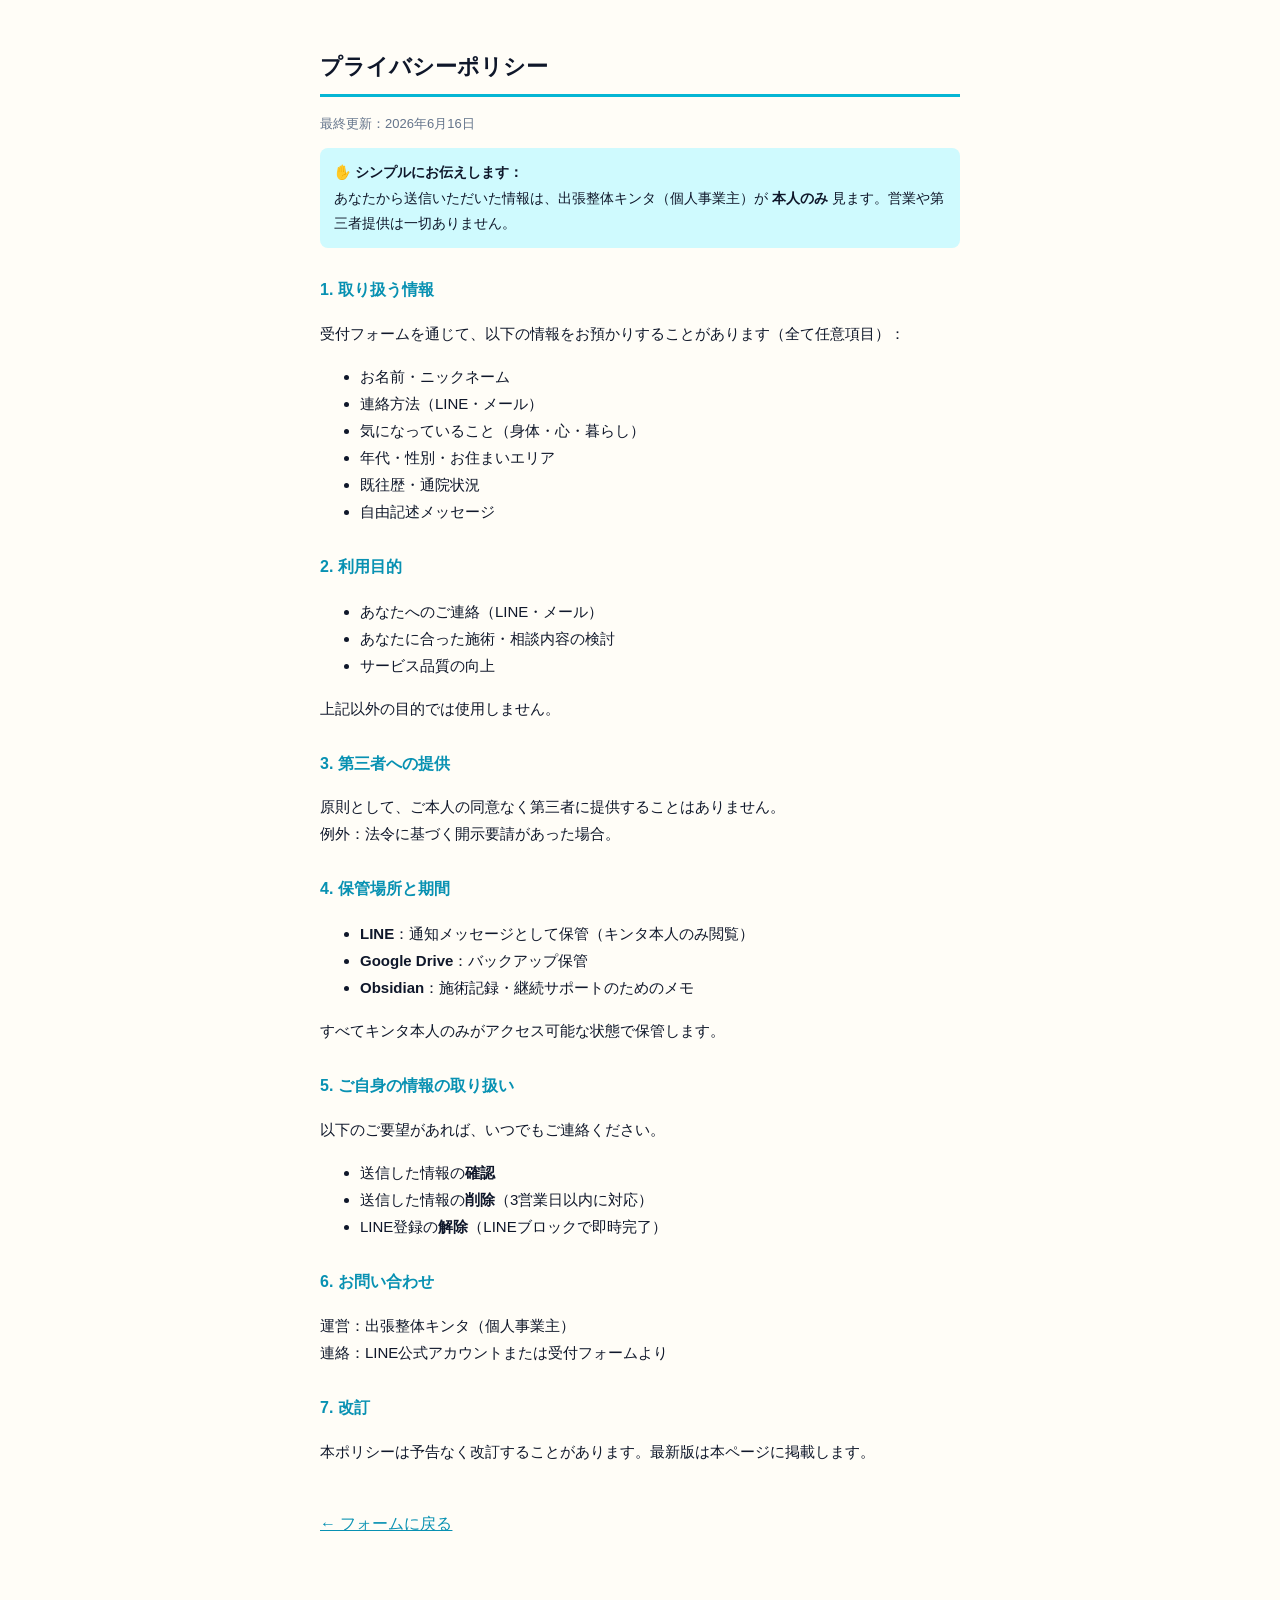
<file: privacy.html>
<!DOCTYPE html>
<html lang="ja">
<head>
<meta charset="UTF-8">
<meta name="viewport" content="width=device-width, initial-scale=1.0">
<meta name="robots" content="noindex,nofollow">
<title>プライバシーポリシー｜出張整体キンタ</title>
<style>
  body { font-family: -apple-system, BlinkMacSystemFont, "Hiragino Sans", sans-serif; background: #fffdf7; color: #0f172a; line-height: 1.8; }
  .wrap { max-width: 640px; margin: 0 auto; padding: 24px 20px 80px; }
  h1 { font-size: 22px; border-bottom: 3px solid #06b6d4; padding-bottom: 8px; }
  h2 { font-size: 16px; margin-top: 28px; color: #0891b2; }
  p, li { font-size: 15px; }
  .updated { color: #64748b; font-size: 13px; }
  .back { display: inline-block; color: #0891b2; margin-top: 30px; }
  .highlight { background: #cffafe; padding: 12px 14px; border-radius: 8px; margin: 12px 0; font-size: 14px; }
</style>
</head>
<body>
<div class="wrap">

<h1>プライバシーポリシー</h1>
<p class="updated">最終更新：2026年6月16日</p>

<div class="highlight">
✋ <strong>シンプルにお伝えします：</strong><br>
あなたから送信いただいた情報は、出張整体キンタ（個人事業主）が <strong>本人のみ</strong> 見ます。営業や第三者提供は一切ありません。
</div>

<h2>1. 取り扱う情報</h2>
<p>受付フォームを通じて、以下の情報をお預かりすることがあります（全て任意項目）：</p>
<ul>
  <li>お名前・ニックネーム</li>
  <li>連絡方法（LINE・メール）</li>
  <li>気になっていること（身体・心・暮らし）</li>
  <li>年代・性別・お住まいエリア</li>
  <li>既往歴・通院状況</li>
  <li>自由記述メッセージ</li>
</ul>

<h2>2. 利用目的</h2>
<ul>
  <li>あなたへのご連絡（LINE・メール）</li>
  <li>あなたに合った施術・相談内容の検討</li>
  <li>サービス品質の向上</li>
</ul>
<p>上記以外の目的では使用しません。</p>

<h2>3. 第三者への提供</h2>
<p>原則として、ご本人の同意なく第三者に提供することはありません。<br>
例外：法令に基づく開示要請があった場合。</p>

<h2>4. 保管場所と期間</h2>
<ul>
  <li><strong>LINE</strong>：通知メッセージとして保管（キンタ本人のみ閲覧）</li>
  <li><strong>Google Drive</strong>：バックアップ保管</li>
  <li><strong>Obsidian</strong>：施術記録・継続サポートのためのメモ</li>
</ul>
<p>すべてキンタ本人のみがアクセス可能な状態で保管します。</p>

<h2>5. ご自身の情報の取り扱い</h2>
<p>以下のご要望があれば、いつでもご連絡ください。</p>
<ul>
  <li>送信した情報の<strong>確認</strong></li>
  <li>送信した情報の<strong>削除</strong>（3営業日以内に対応）</li>
  <li>LINE登録の<strong>解除</strong>（LINEブロックで即時完了）</li>
</ul>

<h2>6. お問い合わせ</h2>
<p>運営：出張整体キンタ（個人事業主）<br>
連絡：LINE公式アカウントまたは受付フォームより</p>

<h2>7. 改訂</h2>
<p>本ポリシーは予告なく改訂することがあります。最新版は本ページに掲載します。</p>

<a href="form.html" class="back">← フォームに戻る</a>

</div>
</body>
</html>
</file>
<file: form_base.css>
/* ─────── 出張整体キンタ｜受付フォーム 共通スタイル ─────── */

:root {
  --primary: #06b6d4;
  --primary-soft: #cffafe;
  --primary-deep: #0891b2;
  --text: #0f172a;
  --text-soft: #64748b;
  --bg: #fffdf7;
  --card: #ffffff;
  --border: #e2e8f0;
  --success: #10b981;
  --warn-bg: #fef3c7;
  --radius: 14px;
  --shadow: 0 2px 12px rgba(0,0,0,0.04);
}
* { box-sizing: border-box; -webkit-tap-highlight-color: transparent; }
html, body {
  margin: 0; padding: 0;
  background: var(--bg);
  color: var(--text);
  font-family: -apple-system, BlinkMacSystemFont, "Hiragino Sans", "ヒラギノ角ゴシック", "Yu Gothic", "游ゴシック", sans-serif;
  font-size: 16px;
  line-height: 1.7;
}
.wrap { max-width: 560px; margin: 0 auto; padding: 20px 16px 80px; }

/* ── Header ── */
.hero {
  background: linear-gradient(135deg, var(--primary-soft), #ffffff);
  border-radius: var(--radius);
  padding: 24px 20px;
  margin-bottom: 20px;
  box-shadow: var(--shadow);
}
.hero h1 { font-size: 22px; margin: 0 0 8px; line-height: 1.45; }
.hero .lead { color: var(--text-soft); font-size: 15px; margin: 0; }

/* バリエーション識別バッジ（小さく上部に） */
.variant-badge {
  display: inline-block;
  font-size: 11px;
  color: var(--primary-deep);
  background: #fff;
  padding: 4px 10px;
  border-radius: 999px;
  margin-bottom: 10px;
  font-weight: 600;
  letter-spacing: 0.5px;
}

/* ── 安心バー ── */
.safety {
  background: var(--card);
  border-radius: var(--radius);
  padding: 16px 18px;
  margin-bottom: 20px;
  border: 1px solid var(--border);
  box-shadow: var(--shadow);
}
.safety h2 { font-size: 14px; margin: 0 0 10px; color: var(--primary-deep); }
.safety ul { padding-left: 0; margin: 0; list-style: none; }
.safety li { font-size: 14px; padding: 4px 0 4px 24px; position: relative; color: var(--text); }
.safety li::before { content: "✓"; color: var(--primary); position: absolute; left: 0; font-weight: bold; }

/* ── 進捗バー ── */
.progress {
  background: var(--card);
  border-radius: var(--radius);
  padding: 14px 16px;
  margin-bottom: 18px;
  border: 1px solid var(--border);
}
.progress-bar { height: 8px; background: #e2e8f0; border-radius: 4px; overflow: hidden; }
.progress-bar > div { height: 100%; background: var(--primary); width: 25%; transition: width .3s; }
.progress-label { font-size: 13px; color: var(--text-soft); margin-top: 6px; text-align: right; }

/* ── Step ── */
.step {
  background: var(--card);
  border-radius: var(--radius);
  padding: 20px;
  margin-bottom: 18px;
  border: 1px solid var(--border);
  box-shadow: var(--shadow);
  display: none;
}
.step.active { display: block; }
.step-title { font-size: 18px; margin: 0 0 4px; }
.step-sub { font-size: 13px; color: var(--text-soft); margin: 0 0 18px; }

/* カテゴリカード（STEP 3 動的展開用） */
.cat-card {
  background: #f8fafc;
  border: 1px solid var(--border);
  border-radius: 12px;
  padding: 16px;
  margin-bottom: 14px;
  display: none;
}
.cat-card.active { display: block; }
.cat-card-title {
  font-weight: 700; font-size: 15px; margin: 0 0 12px;
  color: var(--primary-deep);
}

/* ── Form Element ── */
.field { margin-bottom: 18px; }
.field-label { display: block; font-size: 14px; margin-bottom: 6px; color: var(--text); font-weight: 600; }
.field-hint { display: block; font-size: 12px; color: var(--text-soft); margin-bottom: 8px; }
.field-optional { color: var(--text-soft); font-weight: normal; font-size: 12px; margin-left: 4px; }

input[type="text"], input[type="email"], input[type="number"], textarea, select {
  width: 100%;
  border: 1px solid var(--border);
  border-radius: 10px;
  padding: 12px 14px;
  font-size: 16px;
  font-family: inherit;
  background: #fff;
  color: var(--text);
  transition: border-color .15s, box-shadow .15s;
}
input:focus, textarea:focus, select:focus {
  outline: none;
  border-color: var(--primary);
  box-shadow: 0 0 0 3px var(--primary-soft);
}
textarea { resize: vertical; min-height: 90px; }

/* チップ群 */
.chips { display: flex; flex-wrap: wrap; gap: 8px; margin-top: 4px; }
.chip {
  display: inline-flex; align-items: center;
  border: 1px solid var(--border);
  border-radius: 999px;
  padding: 8px 14px;
  font-size: 14px;
  background: #fff;
  cursor: pointer;
  user-select: none;
  transition: background .15s, border-color .15s;
}
/* 視覚的には隠すがキーボード・支援技術からは操作可能に保つ */
.chip input {
  position: absolute;
  opacity: 0;
  width: 1px; height: 1px;
  margin: 0;
}
.chip:hover { border-color: var(--primary); }
.chip:focus-within { border-color: var(--primary); box-shadow: 0 0 0 3px var(--primary-soft); }
.chip.checked { background: var(--primary-soft); border-color: var(--primary); color: var(--primary-deep); font-weight: 600; }

/* 大型カテゴリチップ（STEP 2 メイン選択用） */
.bigchips { display: grid; gap: 10px; margin: 8px 0 4px; }
.bigchip {
  display: flex; align-items: center; gap: 14px;
  border: 2px solid var(--border);
  border-radius: 14px;
  padding: 16px 18px;
  background: #fff;
  cursor: pointer;
  user-select: none;
  transition: all .15s;
}
.bigchip input {
  position: absolute;
  opacity: 0;
  width: 1px; height: 1px;
  margin: 0;
}
.bigchip:hover { border-color: var(--primary); background: #fbfdfd; }
.bigchip:focus-within { border-color: var(--primary); box-shadow: 0 0 0 3px var(--primary-soft); }
.bigchip.checked { background: var(--primary-soft); border-color: var(--primary); }
.bigchip-icon { font-size: 28px; flex-shrink: 0; }
.bigchip-text { flex: 1; }
.bigchip-title { font-size: 16px; font-weight: 700; color: var(--text); margin: 0 0 2px; }
.bigchip-sub { font-size: 12px; color: var(--text-soft); margin: 0; }

/* ── Button ── */
.btn-row { display: flex; gap: 10px; margin-top: 10px; }
.btn {
  border: none;
  border-radius: 999px;
  padding: 14px 22px;
  font-size: 16px;
  font-weight: 600;
  cursor: pointer;
  transition: opacity .15s, transform .05s;
  flex: 1;
  font-family: inherit;
}
.btn:active { transform: scale(0.98); }
.btn-primary { background: var(--primary); color: #fff; }
.btn-primary:hover { opacity: 0.9; }
.btn-ghost { background: #fff; color: var(--text-soft); border: 1px solid var(--border); }
.btn-submit { background: var(--success); color: #fff; }
.btn-submit:hover { opacity: 0.9; }

/* ── Done page ── */
.done {
  background: var(--card);
  border-radius: var(--radius);
  padding: 32px 20px;
  text-align: center;
  border: 1px solid var(--border);
  box-shadow: var(--shadow);
  display: none;
}
.done.active { display: block; }
.done h2 { color: var(--success); margin: 0 0 12px; }
.done .next {
  background: var(--primary-soft);
  border-radius: var(--radius);
  padding: 18px;
  margin: 20px 0;
  text-align: left;
}
.done .next h3 { margin: 0 0 8px; font-size: 15px; color: var(--primary-deep); }
.done .next ol { margin: 0; padding-left: 20px; font-size: 14px; }
.line-cta {
  display: inline-block;
  background: #06C755;
  color: #fff;
  padding: 14px 28px;
  border-radius: 999px;
  text-decoration: none;
  font-weight: 700;
  margin-top: 10px;
}

/* ── Consent ── */
.consent-box {
  margin-top: 24px;
  padding: 14px 16px;
  background: #f8fafc;
  border-radius: 10px;
  border: 1px solid var(--border);
}
.consent-box .consent-text {
  font-size: 13px;
  color: var(--text-soft);
  line-height: 1.6;
}

/* ── Foot ── */
.foot {
  text-align: center; color: var(--text-soft); font-size: 12px;
  margin-top: 30px;
}
.foot a { color: var(--primary-deep); }

/* ── Auto-save notice ── */
.autosave {
  background: var(--warn-bg);
  border-radius: 8px;
  padding: 8px 12px;
  font-size: 12px;
  color: #92400e;
  margin-bottom: 14px;
  text-align: center;
}
</file>
